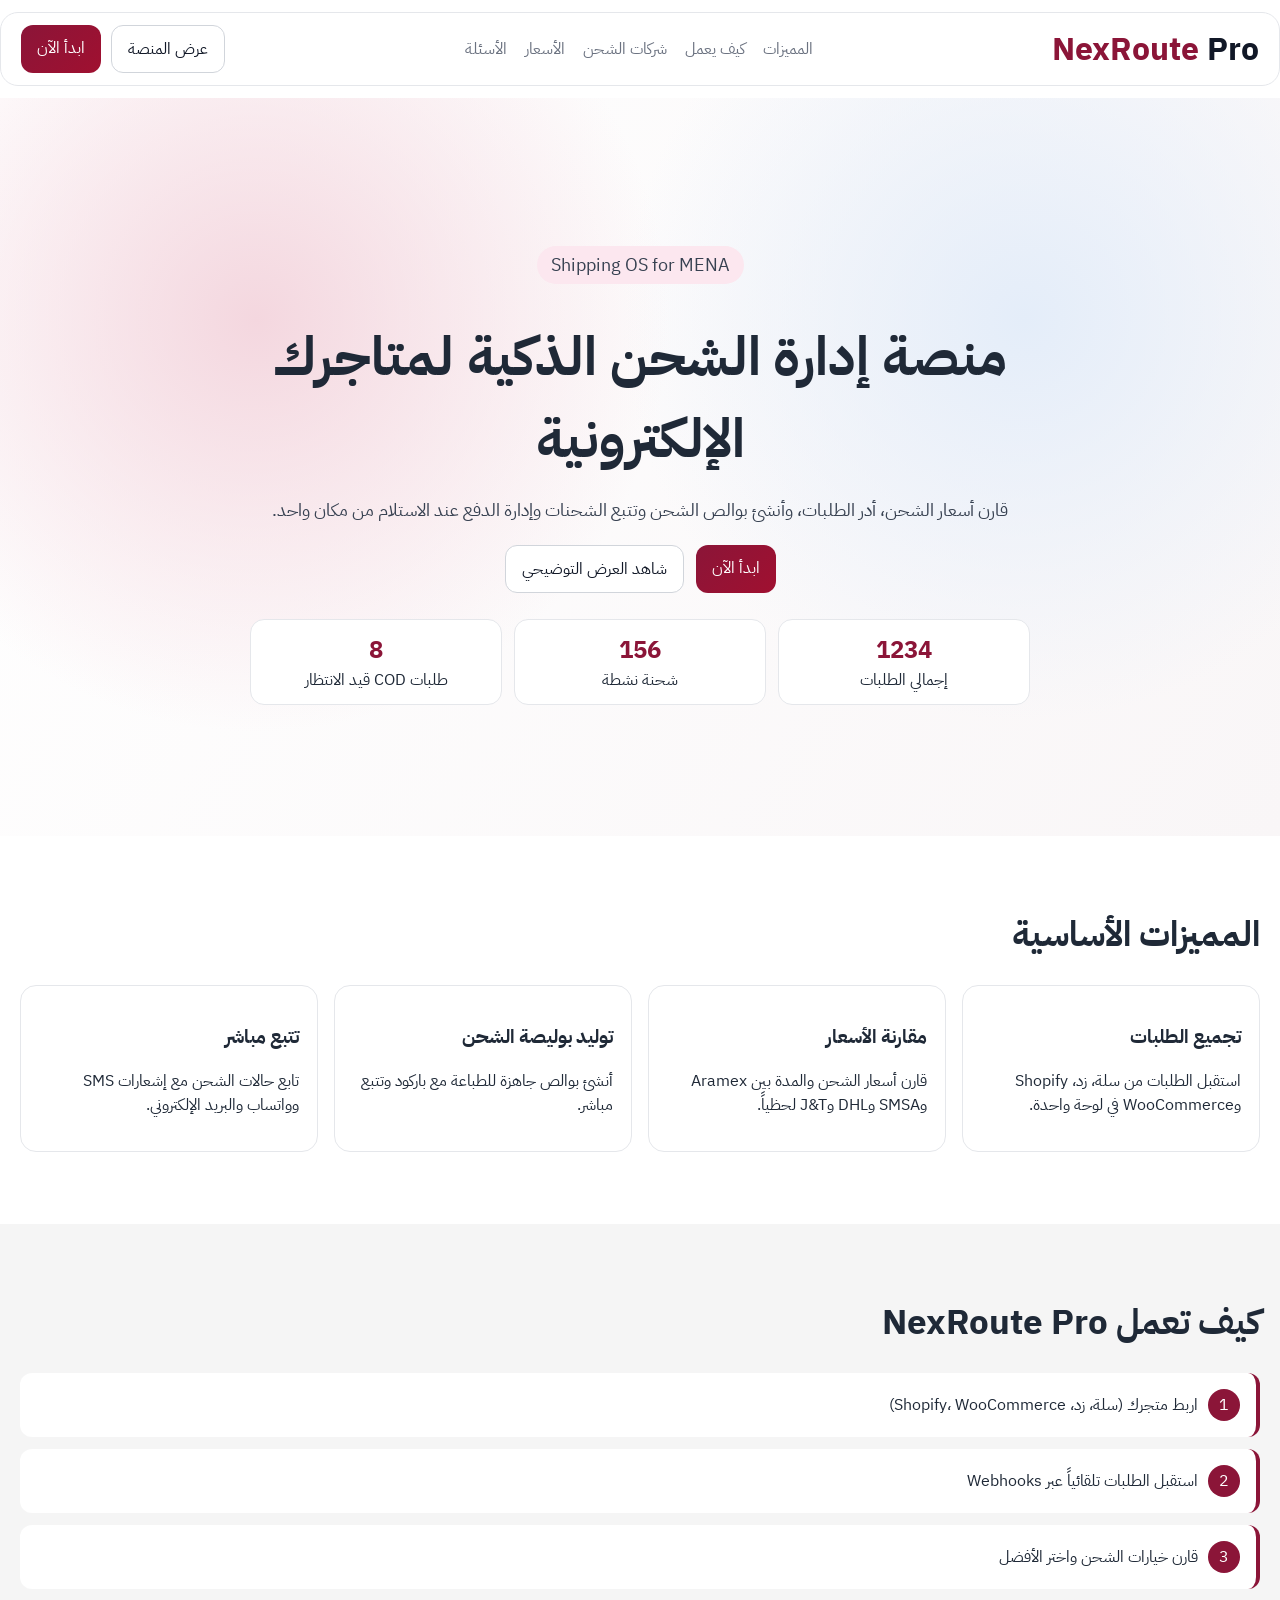
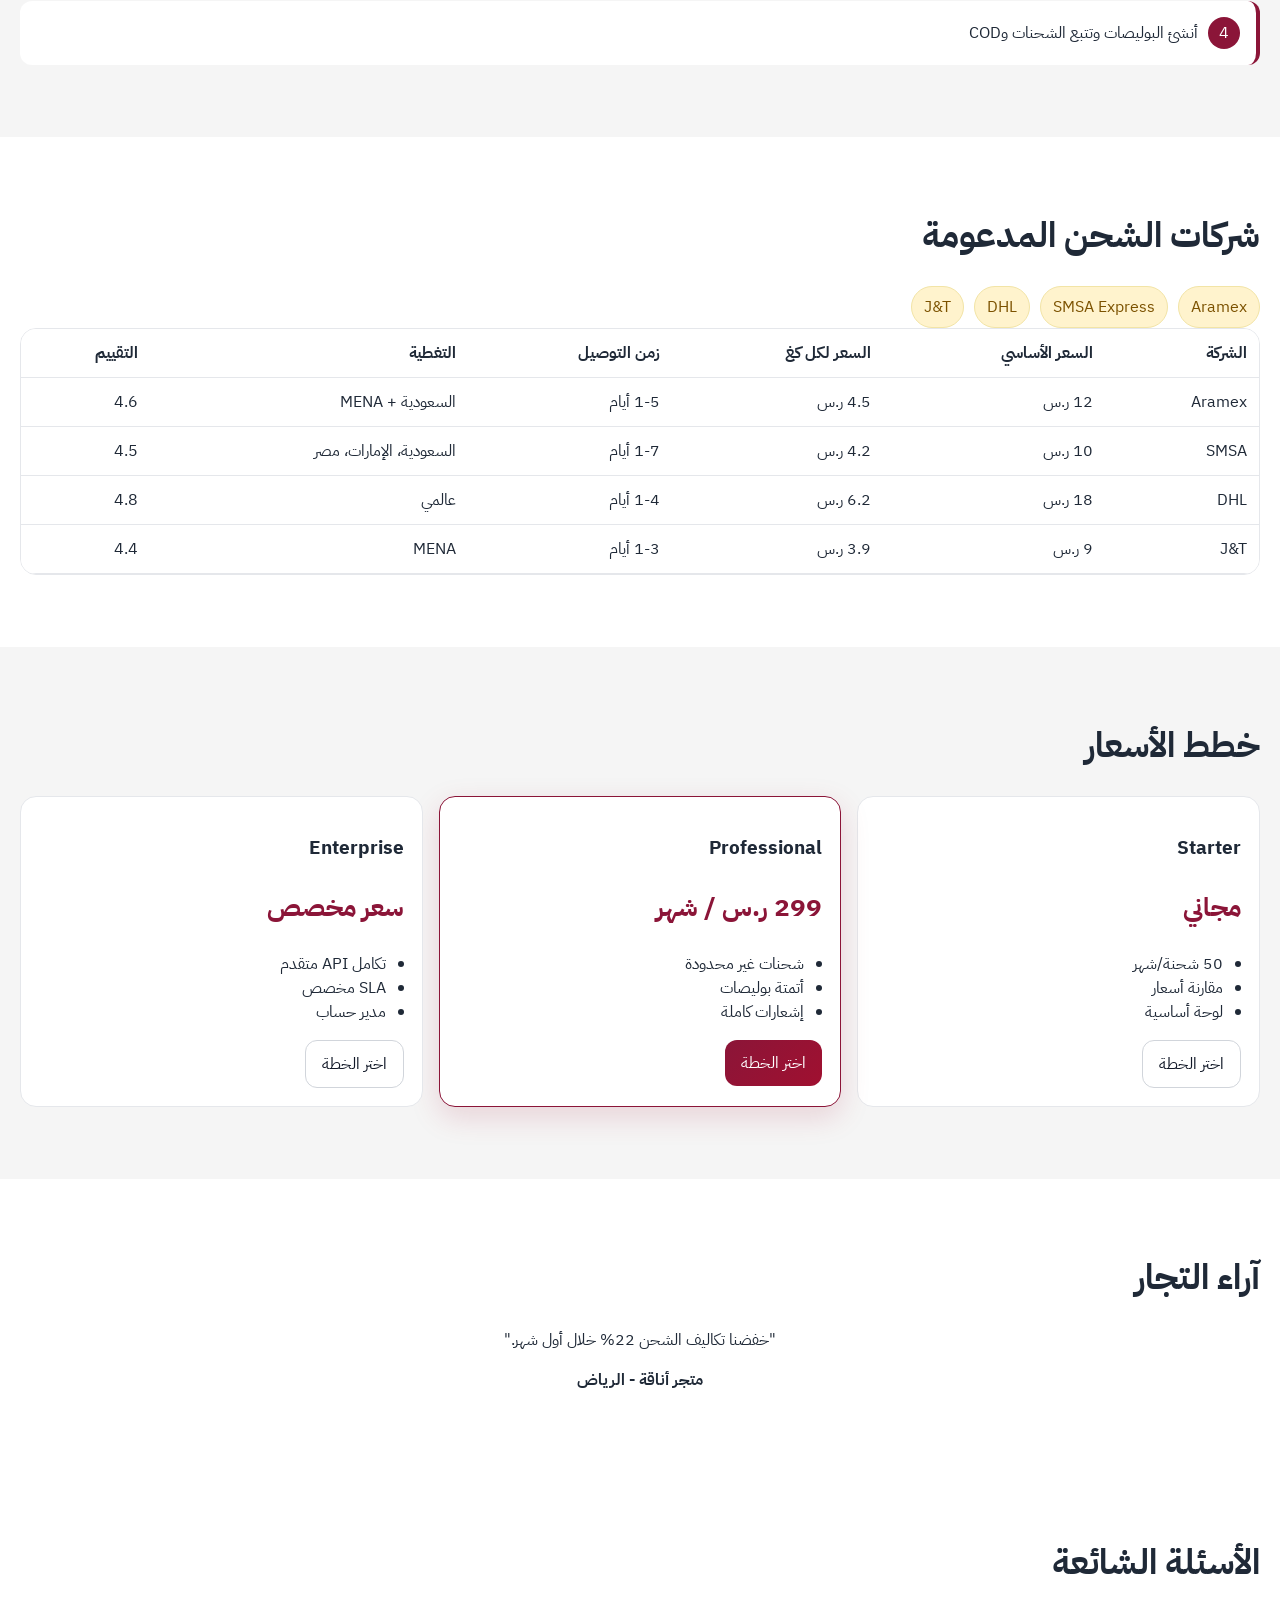
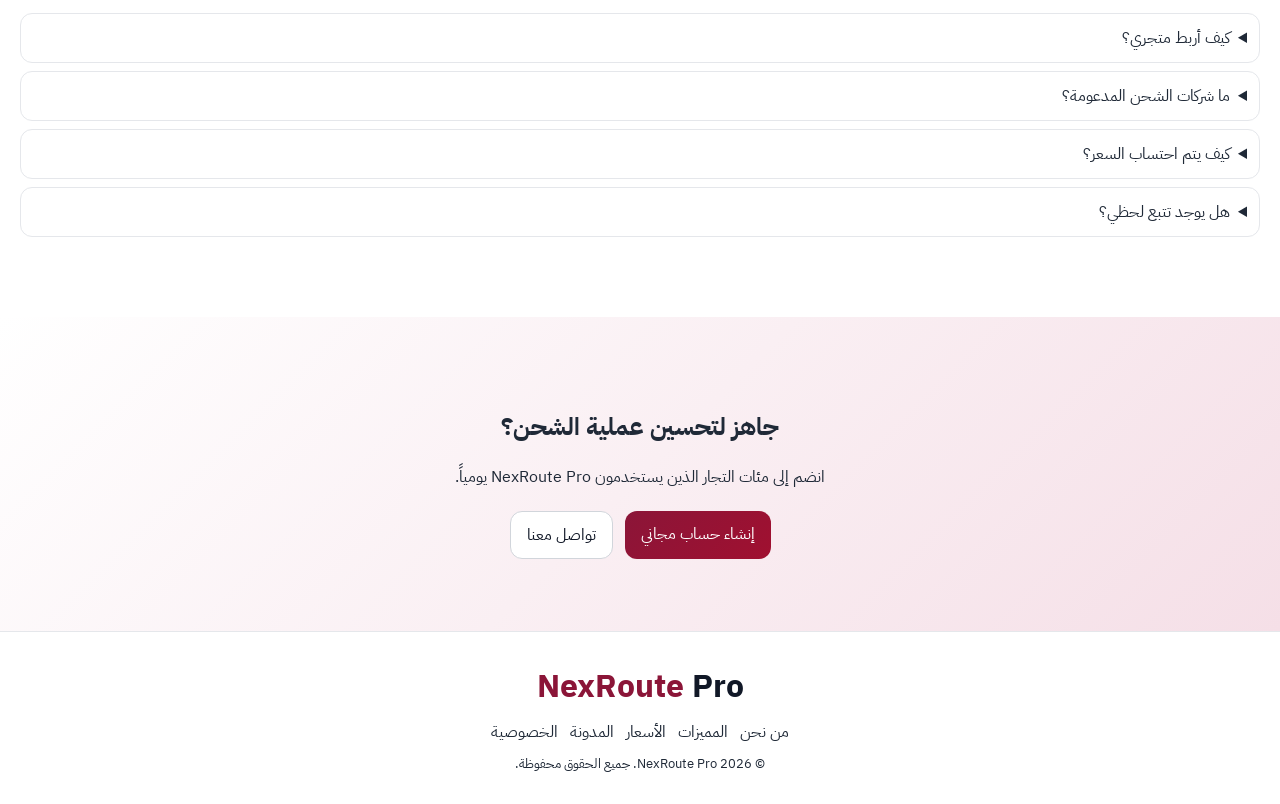
<file: index.html>
<!doctype html>
<html lang="ar" dir="rtl">
  <head>
    <meta charset="UTF-8" />
    <meta name="viewport" content="width=device-width, initial-scale=1.0" />
    <title>NexRoute Pro | منصة إدارة الشحن الذكية</title>
    <link rel="preconnect" href="https://fonts.googleapis.com" />
    <link rel="preconnect" href="https://fonts.gstatic.com" crossorigin />
    <link
      href="https://fonts.googleapis.com/css2?family=IBM+Plex+Sans+Arabic:wght@400;500;600;700&display=swap"
      rel="stylesheet"
    />
    <link rel="stylesheet" href="styles.css" />
  </head>
  <body>
    <header class="top-nav glass">
      <div class="brand">NexRoute <span>Pro</span></div>
      <nav>
        <a href="#features">المميزات</a>
        <a href="#how">كيف يعمل</a>
        <a href="#carriers">شركات الشحن</a>
        <a href="#pricing">الأسعار</a>
        <a href="#faq">الأسئلة</a>
      </nav>
      <div class="actions">
        <a class="btn btn-outline" href="dashboard.html">عرض المنصة</a>
        <a class="btn btn-primary" href="#cta">ابدأ الآن</a>
      </div>
    </header>

    <main>
      <section class="hero section">
        <div class="hero-bg"></div>
        <div class="hero-content reveal">
          <p class="tag">Shipping OS for MENA</p>
          <h1>منصة إدارة الشحن الذكية لمتاجرك الإلكترونية</h1>
          <p>
            قارن أسعار الشحن، أدر الطلبات، وأنشئ بوالص الشحن وتتبع الشحنات وإدارة
            الدفع عند الاستلام من مكان واحد.
          </p>
          <div class="hero-cta">
            <a class="btn btn-primary" href="dashboard.html">ابدأ الآن</a>
            <a class="btn btn-outline" href="#how">شاهد العرض التوضيحي</a>
          </div>
          <div class="stats">
            <div><strong class="counter" data-target="1234">0</strong><span>إجمالي الطلبات</span></div>
            <div><strong class="counter" data-target="156">0</strong><span>شحنة نشطة</span></div>
            <div><strong class="counter" data-target="8">0</strong><span>طلبات COD قيد الانتظار</span></div>
          </div>
        </div>
      </section>

      <section id="features" class="section container">
        <h2 class="section-title reveal">المميزات الأساسية</h2>
        <div class="grid four-cols">
          <article class="card reveal">
            <h3>تجميع الطلبات</h3>
            <p>استقبل الطلبات من سلة، زد، Shopify وWooCommerce في لوحة واحدة.</p>
          </article>
          <article class="card reveal">
            <h3>مقارنة الأسعار</h3>
            <p>قارن أسعار الشحن والمدة بين Aramex وSMSA وDHL وJ&amp;T لحظياً.</p>
          </article>
          <article class="card reveal">
            <h3>توليد بوليصة الشحن</h3>
            <p>أنشئ بوالص جاهزة للطباعة مع باركود وتتبع مباشر.</p>
          </article>
          <article class="card reveal">
            <h3>تتبع مباشر</h3>
            <p>تابع حالات الشحن مع إشعارات SMS وواتساب والبريد الإلكتروني.</p>
          </article>
        </div>
      </section>

      <section id="how" class="section alt">
        <div class="container">
          <h2 class="section-title reveal">كيف تعمل NexRoute Pro</h2>
          <div class="timeline">
            <div class="step reveal"><span>1</span>اربط متجرك (سلة، زد، Shopify، WooCommerce)</div>
            <div class="step reveal"><span>2</span>استقبل الطلبات تلقائياً عبر Webhooks</div>
            <div class="step reveal"><span>3</span>قارن خيارات الشحن واختر الأفضل</div>
            <div class="step reveal"><span>4</span>أنشئ البوليصات وتتبع الشحنات وCOD</div>
          </div>
        </div>
      </section>

      <section id="carriers" class="section container">
        <h2 class="section-title reveal">شركات الشحن المدعومة</h2>
        <div class="carrier-strip reveal">
          <span>Aramex</span><span>SMSA Express</span><span>DHL</span><span>J&amp;T</span>
        </div>
        <div class="table-wrap reveal">
          <table>
            <thead><tr><th>الشركة</th><th>السعر الأساسي</th><th>السعر لكل كغ</th><th>زمن التوصيل</th><th>التغطية</th><th>التقييم</th></tr></thead>
            <tbody>
              <tr><td>Aramex</td><td>12 ر.س</td><td>4.5 ر.س</td><td>1-5 أيام</td><td>السعودية + MENA</td><td>4.6</td></tr>
              <tr><td>SMSA</td><td>10 ر.س</td><td>4.2 ر.س</td><td>1-7 أيام</td><td>السعودية، الإمارات، مصر</td><td>4.5</td></tr>
              <tr><td>DHL</td><td>18 ر.س</td><td>6.2 ر.س</td><td>1-4 أيام</td><td>عالمي</td><td>4.8</td></tr>
              <tr><td>J&amp;T</td><td>9 ر.س</td><td>3.9 ر.س</td><td>1-3 أيام</td><td>MENA</td><td>4.4</td></tr>
            </tbody>
          </table>
        </div>
      </section>

      <section id="pricing" class="section alt">
        <div class="container">
          <h2 class="section-title reveal">خطط الأسعار</h2>
          <div class="grid three-cols">
            <article class="card plan reveal"><h3>Starter</h3><p class="price">مجاني</p><ul><li>50 شحنة/شهر</li><li>مقارنة أسعار</li><li>لوحة أساسية</li></ul><button class="btn btn-outline">اختر الخطة</button></article>
            <article class="card plan highlight reveal"><h3>Professional</h3><p class="price">299 ر.س / شهر</p><ul><li>شحنات غير محدودة</li><li>أتمتة بوليصات</li><li>إشعارات كاملة</li></ul><button class="btn btn-primary">اختر الخطة</button></article>
            <article class="card plan reveal"><h3>Enterprise</h3><p class="price">سعر مخصص</p><ul><li>تكامل API متقدم</li><li>SLA مخصص</li><li>مدير حساب</li></ul><button class="btn btn-outline">اختر الخطة</button></article>
          </div>
        </div>
      </section>

      <section class="section container" id="testimonials">
        <h2 class="section-title reveal">آراء التجار</h2>
        <div class="testimonial reveal" id="testimonialBox">
          <p id="quote">"خفضنا تكاليف الشحن 22% خلال أول شهر."</p>
          <strong id="author">متجر أناقة - الرياض</strong>
        </div>
      </section>

      <section id="faq" class="section container">
        <h2 class="section-title reveal">الأسئلة الشائعة</h2>
        <div class="faq reveal">
          <details><summary>كيف أربط متجري؟</summary><p>من صفحة الإعدادات أدخل API keys للمنصات وسيتم السحب تلقائياً.</p></details>
          <details><summary>ما شركات الشحن المدعومة؟</summary><p>Aramex، SMSA، DHL، J&amp;T مع قابلية التوسع.</p></details>
          <details><summary>كيف يتم احتساب السعر؟</summary><p>حسب الوزن والوجهة ورسوم الشركة ووقت التسليم المتوقع.</p></details>
          <details><summary>هل يوجد تتبع لحظي؟</summary><p>نعم، مع سجل حالات موحد وتنبيهات متعددة القنوات.</p></details>
        </div>
      </section>

      <section id="cta" class="section cta">
        <div class="container reveal">
          <h2>جاهز لتحسين عملية الشحن؟</h2>
          <p>انضم إلى مئات التجار الذين يستخدمون NexRoute Pro يومياً.</p>
          <div class="hero-cta">
            <a class="btn btn-primary" href="dashboard.html">إنشاء حساب مجاني</a>
            <a class="btn btn-outline" href="#">تواصل معنا</a>
          </div>
        </div>
      </section>
    </main>

    <footer class="footer">
      <div class="brand">NexRoute <span>Pro</span></div>
      <div class="footer-links">
        <a href="#">من نحن</a><a href="#features">المميزات</a><a href="#pricing">الأسعار</a><a href="#">المدونة</a><a href="#">الخصوصية</a>
      </div>
      <small>© 2026 NexRoute Pro. جميع الحقوق محفوظة.</small>
    </footer>

    <script src="app.js"></script>
  </body>
</html>
</file>
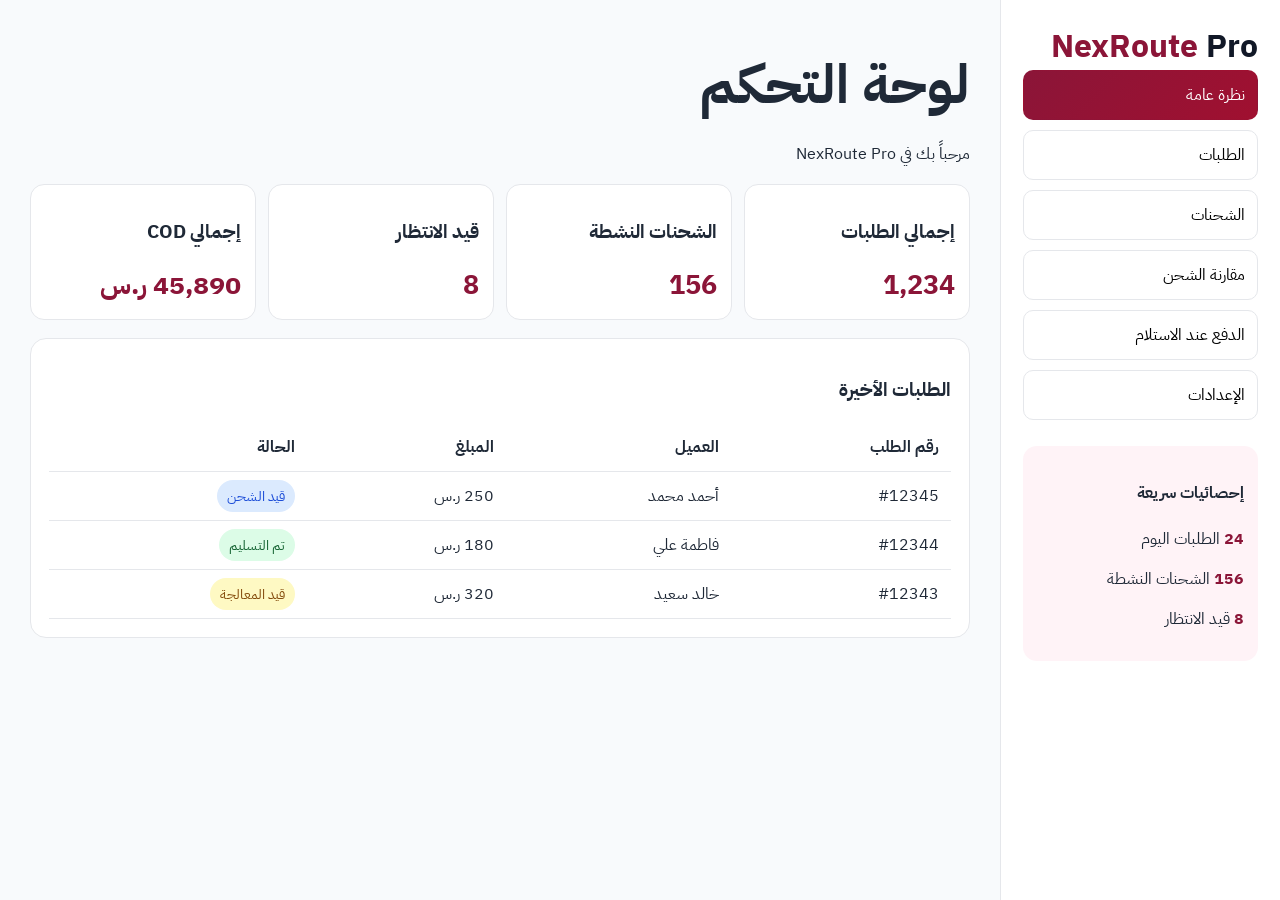
<file: dashboard.html>
<!doctype html>
<html lang="ar" dir="rtl">
  <head>
    <meta charset="UTF-8" />
    <meta name="viewport" content="width=device-width, initial-scale=1.0" />
    <title>NexRoute Pro | Dashboard</title>
    <link rel="preconnect" href="https://fonts.googleapis.com" />
    <link rel="preconnect" href="https://fonts.gstatic.com" crossorigin />
    <link
      href="https://fonts.googleapis.com/css2?family=IBM+Plex+Sans+Arabic:wght@400;500;600;700&display=swap"
      rel="stylesheet"
    />
    <link rel="stylesheet" href="styles.css" />
  </head>
  <body class="dashboard-body">
    <div class="dash-layout">
      <aside class="sidebar">
        <div class="brand">NexRoute <span>Pro</span></div>
        <button class="side-link active" data-target="overview">نظرة عامة</button>
        <button class="side-link" data-target="orders">الطلبات</button>
        <button class="side-link" data-target="shipments">الشحنات</button>
        <button class="side-link" data-target="comparison">مقارنة الشحن</button>
        <button class="side-link" data-target="cod">الدفع عند الاستلام</button>
        <button class="side-link" data-target="settings">الإعدادات</button>
        <div class="quick-box">
          <h4>إحصائيات سريعة</h4>
          <p><b>24</b> الطلبات اليوم</p>
          <p><b>156</b> الشحنات النشطة</p>
          <p><b>8</b> قيد الانتظار</p>
        </div>
      </aside>

      <main class="dash-content">
        <section class="panel active" id="overview">
          <h1>لوحة التحكم</h1>
          <p>مرحباً بك في NexRoute Pro</p>
          <div class="kpi-grid">
            <div class="kpi"><h3>إجمالي الطلبات</h3><strong>1,234</strong></div>
            <div class="kpi"><h3>الشحنات النشطة</h3><strong>156</strong></div>
            <div class="kpi"><h3>قيد الانتظار</h3><strong>8</strong></div>
            <div class="kpi"><h3>إجمالي COD</h3><strong>45,890 ر.س</strong></div>
          </div>
          <div class="card table-wrap">
            <h3>الطلبات الأخيرة</h3>
            <table>
              <thead><tr><th>رقم الطلب</th><th>العميل</th><th>المبلغ</th><th>الحالة</th></tr></thead>
              <tbody>
                <tr><td>#12345</td><td>أحمد محمد</td><td>250 ر.س</td><td><span class="chip blue">قيد الشحن</span></td></tr>
                <tr><td>#12344</td><td>فاطمة علي</td><td>180 ر.س</td><td><span class="chip green">تم التسليم</span></td></tr>
                <tr><td>#12343</td><td>خالد سعيد</td><td>320 ر.س</td><td><span class="chip yellow">قيد المعالجة</span></td></tr>
              </tbody>
            </table>
          </div>
        </section>

        <section class="panel" id="orders">
          <h1>إدارة الطلبات</h1>
          <div class="toolbar"><input placeholder="البحث برقم الطلب، اسم العميل..." /></div>
          <div class="card table-wrap">
            <table>
              <thead><tr><th>رقم الطلب</th><th>المنصة</th><th>العميل</th><th>المدينة</th><th>المبلغ</th><th>COD</th><th>الحالة</th></tr></thead>
              <tbody id="ordersBody"></tbody>
            </table>
          </div>
        </section>

        <section class="panel" id="shipments">
          <h1>إدارة الشحنات</h1>
          <div class="card table-wrap">
            <table>
              <thead><tr><th>رقم التتبع</th><th>رقم الطلب</th><th>الشركة</th><th>العميل</th><th>الوجهة</th><th>الحالة</th></tr></thead>
              <tbody>
                <tr><td>ARX123456789SA</td><td>SALLA-12345</td><td>Aramex</td><td>أحمد محمد</td><td>الرياض</td><td><span class="chip yellow">في الطريق</span></td></tr>
                <tr><td>SMSA987654321SA</td><td>ZID-67890</td><td>SMSA</td><td>فاطمة سعيد</td><td>جدة</td><td><span class="chip green">تم التسليم</span></td></tr>
                <tr><td>DHL456789123SA</td><td>SHOPIFY-54321</td><td>DHL</td><td>خالد عبدالله</td><td>الدمام</td><td><span class="chip violet">خارج للتوصيل</span></td></tr>
              </tbody>
            </table>
          </div>
        </section>

        <section class="panel" id="comparison">
          <h1>مقارنة أسعار الشحن</h1>
          <div class="card comparison">
            <label>وزن الشحنة (كغ) <input id="weight" type="number" min="1" value="2" /></label>
            <label>الوجهة <input id="destination" value="الرياض" /></label>
            <button class="btn btn-primary" id="compareBtn">قارن الآن</button>
            <div id="quoteResults"></div>
          </div>
        </section>

        <section class="panel" id="cod">
          <h1>الدفع عند الاستلام (COD)</h1>
          <div class="kpi-grid">
            <div class="kpi"><h3>إجمالي COD</h3><strong>4,350 ر.س</strong></div>
            <div class="kpi"><h3>تم التحصيل</h3><strong>2,645 ر.س</strong></div>
            <div class="kpi"><h3>قيد الانتظار</h3><strong>815 ر.س</strong></div>
            <div class="kpi"><h3>تم التسوية</h3><strong>1,910 ر.س</strong></div>
          </div>
          <div class="card table-wrap">
            <table>
              <thead><tr><th>رقم التتبع</th><th>الشركة</th><th>مبلغ COD</th><th>المحصل</th><th>التسوية</th><th>الحالة</th></tr></thead>
              <tbody>
                <tr><td>ARX-789456123</td><td>Aramex</td><td>450 ر.س</td><td>450 ر.س</td><td>432 ر.س</td><td><span class="chip green">تمت التسوية</span></td></tr>
                <tr><td>SMSA-456123789</td><td>SMSA</td><td>280 ر.س</td><td>280 ر.س</td><td>—</td><td><span class="chip blue">تم التحصيل</span></td></tr>
                <tr><td>DHL-321654987</td><td>DHL</td><td>620 ر.س</td><td>—</td><td>—</td><td><span class="chip gray">في الانتظار</span></td></tr>
              </tbody>
            </table>
          </div>
        </section>

        <section class="panel" id="settings">
          <h1>الإعدادات والتكاملات</h1>
          <div class="settings-grid">
            <div class="card"><h3>منصات التجارة الإلكترونية</h3><p>سلة ✅، زد ✅، Shopify ⏳، WooCommerce ⏳</p></div>
            <div class="card"><h3>شركات الشحن</h3><p>Aramex ✅، SMSA ✅، DHL ⏳، J&amp;T ⏳</p></div>
            <div class="card"><h3>إعدادات الإشعارات</h3><p>SMS ✅، WhatsApp ✅، البريد الإلكتروني ✅</p></div>
            <div class="card"><h3>قوالب بوليصة الشحن</h3><p>A4 - عمودي - العربية</p></div>
          </div>
        </section>
      </main>
    </div>

    <script src="app.js"></script>
  </body>
</html>
</file>
<file: styles.css>
:root {
  --primary: #8b1538;
  --primary-2: #a01030;
  --bg: #ffffff;
  --text: #1f2937;
  --muted: #6b7280;
  --light: #f5f5f5;
  --accent: #d4af37;
  --line: #e5e7eb;
}
* { box-sizing: border-box; }
html { scroll-behavior: smooth; }
body {
  margin: 0;
  font-family: "IBM Plex Sans Arabic", system-ui, sans-serif;
  color: var(--text);
  background: var(--bg);
}
a { color: inherit; text-decoration: none; }
.section { padding: 72px 20px; }
.container { max-width: 1400px; margin: 0 auto; }
.section-title { margin: 0 0 24px; font-size: clamp(1.5rem, 3vw, 2.2rem); }
.top-nav {
  position: sticky; top: 12px; z-index: 100;
  max-width: 1320px; margin: 12px auto;
  padding: 12px 20px; border-radius: 18px; display: flex; align-items: center; gap: 16px; justify-content: space-between;
}
.glass { background: rgba(255,255,255,.85); border: 1px solid var(--line); backdrop-filter: blur(8px); }
.brand { font-size: 32px; font-weight: 700; color: var(--primary); }
.brand span { color: #111827; }
.top-nav nav { display: flex; gap: 18px; flex-wrap: wrap; }
.top-nav nav a { color: var(--muted); }
.actions { display: flex; gap: 10px; }
.btn { border: 0; border-radius: 12px; padding: 11px 16px; font: inherit; cursor: pointer; display: inline-block; }
.btn-primary { background: linear-gradient(135deg, var(--primary), var(--primary-2)); color: #fff; }
.btn-outline { border: 1px solid #d1d5db; background: #fff; color: #111827; }
.hero { min-height: 82vh; position: relative; overflow: hidden; display: grid; place-items: center; }
.hero-bg {
  position: absolute; inset: 0; z-index: -1;
  background: radial-gradient(circle at 20% 30%, #f4d7df, transparent 36%), radial-gradient(circle at 80% 30%, #e4edf9, transparent 35%), linear-gradient(120deg, #fff, #f9f6f7);
  animation: flow 8s linear infinite alternate;
}
@keyframes flow { from { transform: scale(1); } to { transform: scale(1.05) translateY(-8px); } }
.hero-content { max-width: 820px; text-align: center; padding: 20px; }
.tag { display: inline-block; background: #fce7ef; color: var(--primary); padding: 6px 14px; border-radius: 999px; }
h1 { font-size: clamp(2rem, 5vw, 3.4rem); margin: 14px 0; }
.hero p { color: #374151; font-size: 1.1rem; }
.hero-cta { display: flex; justify-content: center; gap: 12px; flex-wrap: wrap; margin-top: 22px; }
.stats { margin-top: 26px; display: grid; grid-template-columns: repeat(3, minmax(130px, 1fr)); gap: 12px; }
.stats div { background: #fff; border: 1px solid var(--line); border-radius: 14px; padding: 12px; }
.stats strong { color: var(--primary); font-size: 1.5rem; display: block; }
.grid { display: grid; gap: 16px; }
.four-cols { grid-template-columns: repeat(4, minmax(0, 1fr)); }
.three-cols { grid-template-columns: repeat(3, minmax(0, 1fr)); }
.card { background: #fff; border: 1px solid var(--line); border-radius: 16px; padding: 18px; transition: .25s ease; }
.card:hover { transform: translateY(-6px); box-shadow: 0 12px 24px rgba(17,24,39,.08); }
.alt { background: var(--light); }
.timeline { display: grid; gap: 12px; }
.step { border-right: 4px solid var(--primary); background: #fff; padding: 16px; border-radius: 12px; }
.step span { background: var(--primary); color:#fff; width: 32px; height: 32px; display: inline-grid; place-items:center; border-radius: 50%; margin-left: 10px; }
.carrier-strip { display: flex; gap: 10px; flex-wrap: wrap; }
.carrier-strip span { background:#fff3cd; color:#7c5200; padding:8px 12px; border-radius:999px; border:1px solid #f2e4a6; }
table { width: 100%; border-collapse: collapse; background: #fff; }
th, td { padding: 12px; border-bottom: 1px solid var(--line); text-align: right; }
.table-wrap { border: 1px solid var(--line); border-radius: 16px; overflow: auto; background: #fff; }
.plan .price { color: var(--primary); font-size: 1.6rem; font-weight: 700; }
.plan ul { margin: 0 0 16px; padding-inline-start: 18px; }
.plan.highlight { border-color: var(--primary); box-shadow: 0 10px 30px rgba(160,16,48,.15); }
.testimonial { text-align: center; max-width: 740px; margin: 0 auto; }
.faq details { border: 1px solid var(--line); border-radius: 12px; padding: 12px; margin-bottom: 8px; background:#fff; }
.cta { background: linear-gradient(135deg, #fff, #f5dfe7); text-align: center; }
.footer { padding: 30px 20px; border-top: 1px solid var(--line); display: grid; justify-items: center; gap: 10px; }
.footer-links { display: flex; gap: 12px; flex-wrap: wrap; }
.reveal { opacity: 0; transform: translateY(20px); transition: 0.5s ease; }
.reveal.show { opacity: 1; transform: translateY(0); }

.dashboard-body { background: #f8fafc; }
.dash-layout { display: grid; grid-template-columns: 280px 1fr; min-height: 100vh; }
.sidebar { background: #fff; border-left: 1px solid var(--line); padding: 22px; position: sticky; top: 0; height: 100vh; }
.side-link { width: 100%; border: 1px solid var(--line); background: #fff; padding: 12px; margin-bottom: 10px; border-radius: 10px; text-align: right; font: inherit; cursor: pointer; }
.side-link.active { background: linear-gradient(135deg, var(--primary), var(--primary-2)); color:#fff; border-color: transparent; }
.quick-box { margin-top: 16px; padding: 14px; border-radius: 14px; background: #fff3f7; }
.quick-box b { color: var(--primary); }
.dash-content { padding: 30px; }
.panel { display: none; }
.panel.active { display: block; }
.kpi-grid { display: grid; grid-template-columns: repeat(4, minmax(0,1fr)); gap: 12px; margin: 18px 0; }
.kpi { background: #fff; border: 1px solid var(--line); border-radius: 14px; padding: 14px; }
.kpi strong { font-size: 1.7rem; color: var(--primary); }
.toolbar input { width: 100%; border: 1px solid var(--line); border-radius: 12px; padding: 12px; margin-bottom: 12px; font: inherit; }
.chip { padding: 5px 10px; border-radius: 999px; font-size: .9rem; }
.chip.green { background: #dcfce7; color: #166534; }
.chip.blue { background: #dbeafe; color: #1d4ed8; }
.chip.yellow { background: #fef9c3; color: #854d0e; }
.chip.violet { background: #f3e8ff; color: #6d28d9; }
.chip.gray { background: #e5e7eb; color: #374151; }
.comparison { display: grid; gap: 12px; max-width: 640px; }
.comparison input { width: 100%; border: 1px solid var(--line); border-radius: 10px; padding: 10px; margin-top: 6px; }
#quoteResults .quote { margin-top: 8px; border: 1px dashed #d1d5db; border-radius: 10px; padding: 10px; background: #fafafa; }
.settings-grid { display: grid; gap: 12px; grid-template-columns: repeat(2,minmax(0,1fr)); }

@media (max-width: 1024px) {
  .four-cols { grid-template-columns: repeat(2, minmax(0, 1fr)); }
  .three-cols, .kpi-grid { grid-template-columns: repeat(2, minmax(0, 1fr)); }
  .dash-layout { grid-template-columns: 1fr; }
  .sidebar { position: relative; height: auto; }
}
@media (max-width: 640px) {
  .top-nav { flex-wrap: wrap; position: static; border-radius: 0; margin: 0; }
  .top-nav nav { order: 3; width: 100%; justify-content: space-between; }
  .four-cols, .three-cols, .kpi-grid, .settings-grid, .stats { grid-template-columns: 1fr; }
  .dash-content { padding: 16px; }
}
</file>
